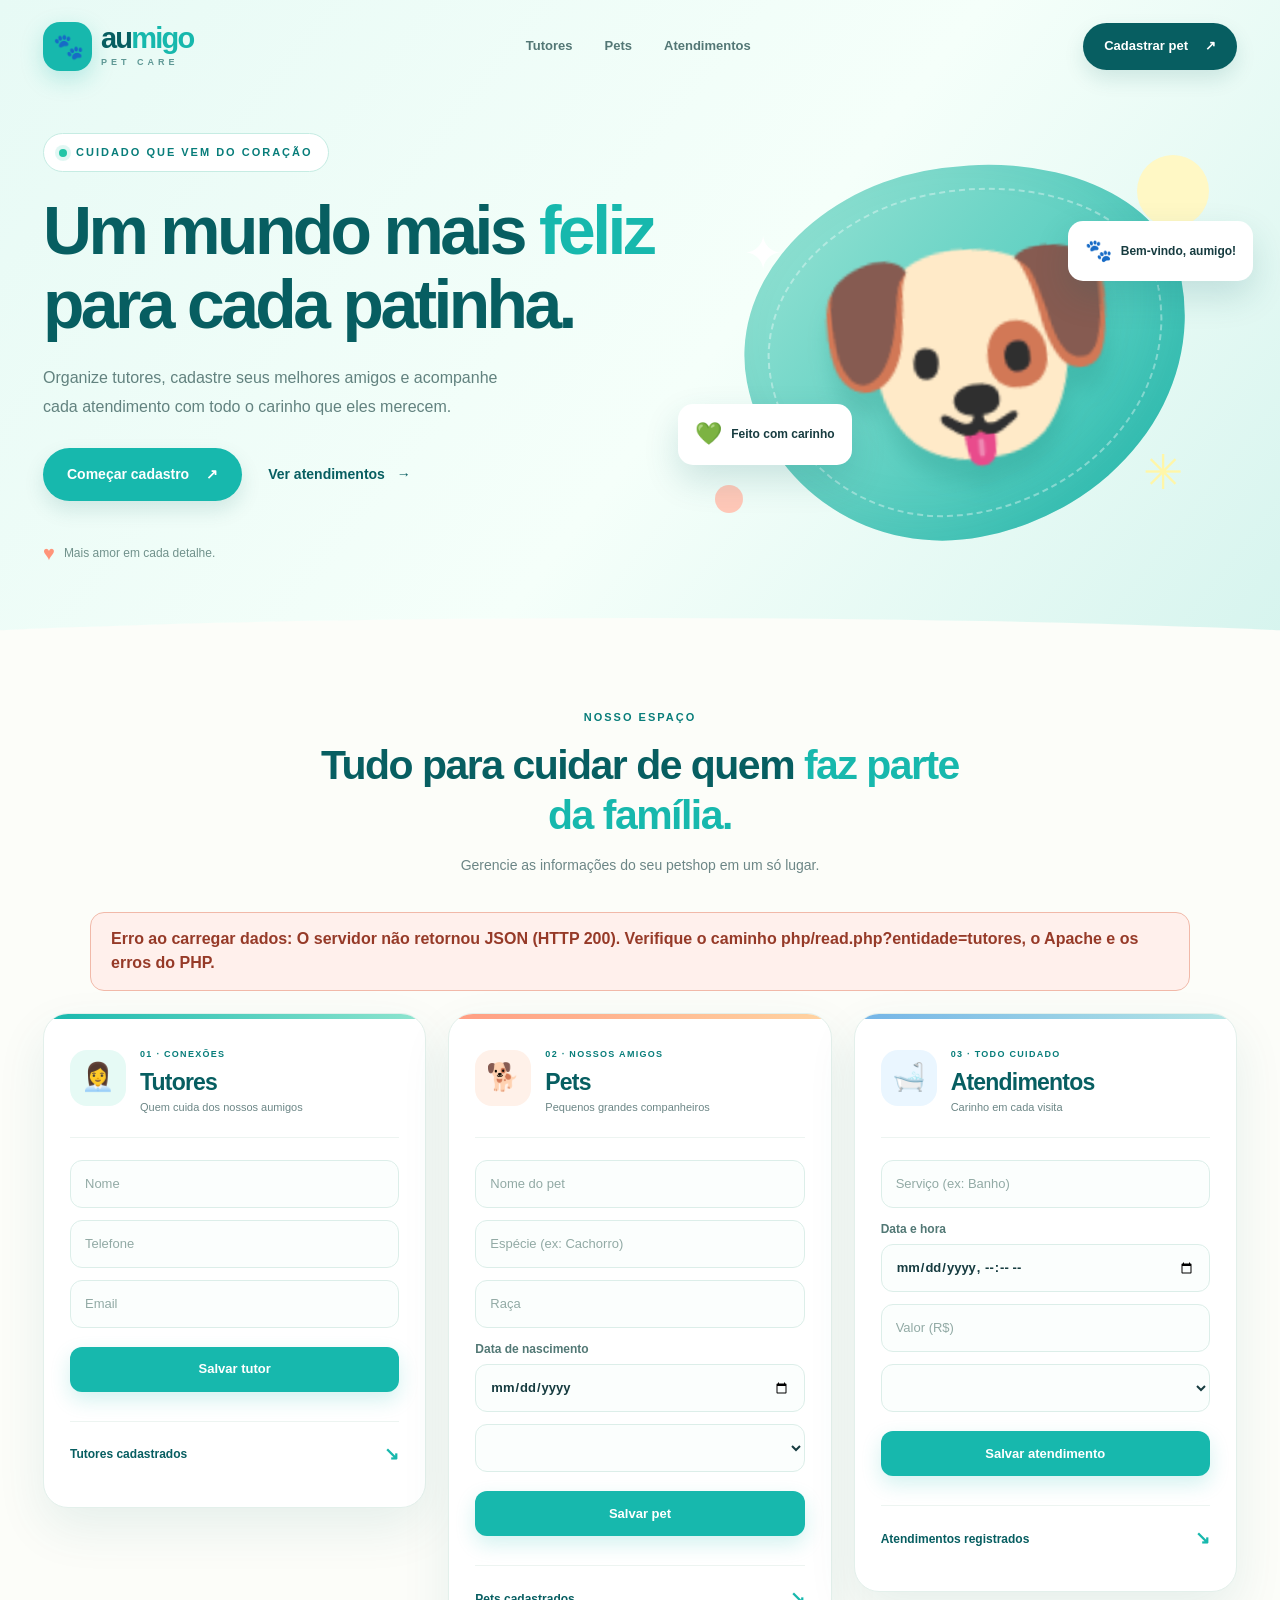
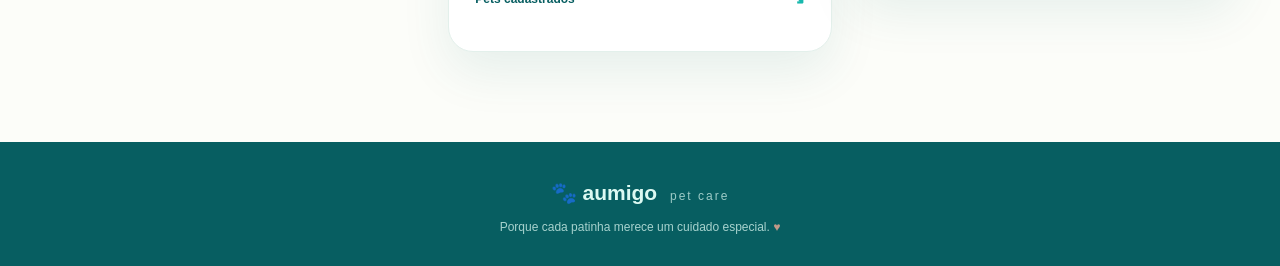
<file: index.html>
<!DOCTYPE html>
<html lang="pt-BR">
<head>
    <meta charset="UTF-8">
    <meta name="viewport" content="width=device-width, initial-scale=1.0">
    <title>Petshop</title>
    <link rel="stylesheet" href="css/style.css">
</head>
<body>
    <header class="site-header">
        <nav class="topbar" aria-label="Navegação principal">
            <a class="brand" href="#inicio"><span class="brand-icon">🐾</span><span>au<span class="brand-accent">migo</span><small>PET CARE</small></span></a>
            <div class="nav-links"><a href="#tutores">Tutores</a><a href="#pets">Pets</a><a href="#atendimentos">Atendimentos</a></div>
            <a class="nav-cta" href="#pets">Cadastrar pet <span aria-hidden="true">↗</span></a>
        </nav>
        <div class="hero" id="inicio">
            <div class="hero-copy">
                <span class="eyebrow"><span class="status-dot"></span> CUIDADO QUE VEM DO CORAÇÃO</span>
                <h1>Um mundo mais <em>feliz</em> para cada patinha.</h1>
                <p>Organize tutores, cadastre seus melhores amigos e acompanhe cada atendimento com todo o carinho que eles merecem.</p>
                <div class="hero-actions"><a class="hero-button" href="#pets">Começar cadastro <span>↗</span></a><a class="hero-link" href="#atendimentos">Ver atendimentos <span>→</span></a></div>
                <div class="hero-note"><span class="hero-note-icon">♥</span><span>Mais amor em cada detalhe.</span></div>
            </div>
            <div class="hero-art" aria-hidden="true">
                <div class="art-blob"></div><div class="art-circle art-circle-one"></div><div class="art-circle art-circle-two"></div>
                <div class="art-paw art-paw-one">✦</div><div class="art-paw art-paw-two">✳</div>
                <div class="pet-illustration">🐶</div>
                <div class="floating-tag floating-tag-one"><span>💚</span> Feito com carinho</div>
                <div class="floating-tag floating-tag-two"><span>🐾</span> Bem-vindo, aumigo!</div>
            </div>
        </div>
        <div class="hero-wave" aria-hidden="true"></div>
    </header>
    <div class="section-heading"><span class="section-kicker">NOSSO ESPAÇO</span><h2>Tudo para cuidar de quem <em>faz parte da família.</em></h2><p>Gerencie as informações do seu petshop em um só lugar.</p></div>
    <div id="status-sistema" class="status-sistema" role="status" aria-live="polite" hidden></div>
    <main>
        <!-- TUTORES -->
        <section class="cartao" id="tutores">
            <div class="card-heading"><span class="card-icon">👩‍💼</span><div><span class="card-kicker">01 · CONEXÕES</span><h2>Tutores</h2><p>Quem cuida dos nossos aumigos</p></div></div>
            <form id="form-tutor">
                <input type="hidden" id="tutor-id">
                <input type="text" id="tutor-nome" placeholder="Nome" required>
                <input type="text" id="tutor-telefone" placeholder="Telefone">
                <input type="email" id="tutor-email" placeholder="Email">
                <button type="submit">Salvar tutor</button>
                <button type="button" class="cancelar" id="cancelar-tutor" hidden>Cancelar edição</button>
            </form>
            <div class="list-heading">Tutores cadastrados <span>↘</span></div><ul id="lista-tutores"></ul>
        </section>

        <!-- PETS -->
        <section class="cartao" id="pets">
            <div class="card-heading"><span class="card-icon">🐕</span><div><span class="card-kicker">02 · NOSSOS AMIGOS</span><h2>Pets</h2><p>Pequenos grandes companheiros</p></div></div>
            <form id="form-pet">
                <input type="hidden" id="pet-id">
                <input type="text" id="pet-nome" placeholder="Nome do pet" required>
                <input type="text" id="pet-especie" placeholder="Espécie (ex: Cachorro)" required>
                <input type="text" id="pet-raca" placeholder="Raça">
                <label>Data de nascimento
                    <input type="date" id="pet-nascimento">
                </label>
                <select id="pet-tutor" required></select>
                <button type="submit">Salvar pet</button>
                <button type="button" class="cancelar" id="cancelar-pet" hidden>Cancelar edição</button>
            </form>
            <div class="list-heading">Pets cadastrados <span>↘</span></div><ul id="lista-pets"></ul>
        </section>

        <!-- ATENDIMENTOS -->
        <section class="cartao" id="atendimentos">
            <div class="card-heading"><span class="card-icon">🛁</span><div><span class="card-kicker">03 · TODO CUIDADO</span><h2>Atendimentos</h2><p>Carinho em cada visita</p></div></div>
            <form id="form-atendimento">
                <input type="hidden" id="atend-id">
                <input type="text" id="atend-servico" placeholder="Serviço (ex: Banho)" required>
                <label>Data e hora
                    <input type="datetime-local" id="atend-data" required>
                </label>
                <input type="number" id="atend-valor" placeholder="Valor (R$)" step="0.01" min="0" required>
                <select id="atend-pet" required></select>
                <button type="submit">Salvar atendimento</button>
                <button type="button" class="cancelar" id="cancelar-atendimento" hidden>Cancelar edição</button>
            </form>
            <div class="list-heading">Atendimentos registrados <span>↘</span></div><ul id="lista-atendimentos"></ul>
        </section>
    </main>

    <footer><div class="footer-brand">🐾 <strong>aumigo</strong> <span>pet care</span></div><p>Porque cada patinha merece um cuidado especial. <span>♥</span></p></footer>

    <!-- o script fica no final, para a página carregar antes -->
    <script src="js/script.js" defer></script>
</body>
</html>
</file>
<file: css/style.css>
/* AUMIGO PET CARE — Identidade verde-água | CSS, Flexbox e Media Queries */
:root{--aqua:#17b8ad;--aqua-deep:#087d7a;--aqua-dark:#075e61;--mint:#e6faf5;--cream:#fcfdf9;--ink:#173c40;--muted:#6c8686;--coral:#ff9479;--line:#dceee9;--shadow:0 20px 50px rgba(12,100,98,.09)}
*{box-sizing:border-box}html{scroll-behavior:smooth}body{margin:0;font-family:'Trebuchet MS',Arial,sans-serif;background:var(--cream);color:var(--ink);line-height:1.55}a{color:inherit;text-decoration:none}
.site-header{background:linear-gradient(128deg,#e7faf5 0%,#f5fffa 55%,#d6f4ee 100%);position:relative;overflow:hidden}.topbar{max-width:1250px;margin:auto;padding:22px 28px;display:flex;align-items:center;justify-content:space-between;gap:20px;position:relative;z-index:3}.brand{display:flex;align-items:center;gap:9px;font-size:29px;font-weight:900;letter-spacing:-1.8px;line-height:.85;color:var(--aqua-dark)}.brand-icon{display:grid;place-items:center;width:49px;height:49px;border-radius:17px;background:var(--aqua);font-size:25px;box-shadow:0 8px 22px #17b8ad40}.brand-accent{color:var(--aqua)}.brand small{display:block;font-size:9px;letter-spacing:4px;margin-top:8px;color:#5f9895}.nav-links{display:flex;gap:32px;font-weight:700;font-size:13px;color:#537775}.nav-links a:hover{color:var(--aqua-deep)}.nav-cta,.hero-button{background:var(--aqua-dark);color:#fff;border-radius:50px;padding:13px 21px;font-weight:800;font-size:13px;display:inline-flex;align-items:center;gap:17px;box-shadow:0 9px 20px #075e6122;transition:transform .2s,background .2s}.nav-cta:hover,.hero-button:hover{background:var(--aqua-deep);transform:translateY(-2px)}
.hero{max-width:1250px;margin:0 auto;min-height:520px;display:grid;grid-template-columns:1.1fr .9fr;align-items:center;padding:40px 28px 85px;position:relative;z-index:2}.hero-copy{max-width:610px}.eyebrow,.section-kicker,.card-kicker{font-size:11px;letter-spacing:2px;font-weight:900;color:var(--aqua-deep)}.eyebrow{display:inline-flex;align-items:center;gap:9px;background:white;border:1px solid #c6ece3;border-radius:40px;padding:10px 15px}.status-dot{width:8px;height:8px;border-radius:50%;background:#23c5a6;box-shadow:0 0 0 4px #23c5a622}.hero h1{font-size:clamp(40px,5.3vw,75px);letter-spacing:-3.6px;line-height:1.09;margin:22px 0;color:var(--aqua-dark);font-weight:900}.hero h1 em,.section-heading h2 em{color:var(--aqua);font-style:normal;position:relative}.hero-copy>p{max-width:490px;color:#62827f;font-size:16px;line-height:1.8;margin-bottom:26px}.hero-actions{display:flex;align-items:center;gap:26px;flex-wrap:wrap}.hero-button{padding:16px 24px;background:var(--aqua);font-size:14px}.hero-link{font-size:14px;font-weight:800;color:var(--aqua-dark)}.hero-link span{margin-left:8px}.hero-note{display:flex;align-items:center;gap:9px;color:#71928c;font-size:12px;margin-top:37px}.hero-note-icon{color:var(--coral);font-size:20px}
.hero-art{min-height:420px;position:relative;display:grid;place-items:center}.art-blob{position:absolute;width:83%;height:88%;border-radius:48% 52% 55% 45% / 47% 42% 58% 53%;background:linear-gradient(140deg,#9be4d5,#27bdb0);transform:rotate(-11deg);box-shadow:inset -20px -22px 50px #007b781b}.art-blob:after{content:'';position:absolute;inset:23px;border:2px dashed #ffffff5e;border-radius:inherit}.pet-illustration{font-size:clamp(165px,20vw,285px);filter:drop-shadow(0 22px 10px #086c5d2b);position:relative;z-index:1;transform:rotate(-5deg)}.art-circle{position:absolute;border-radius:50%;background:#fff8c5}.art-circle-one{width:72px;height:72px;top:14px;right:28px}.art-circle-two{width:28px;height:28px;bottom:48px;left:15px;background:#ffc8b8}.art-paw{position:absolute;font-size:48px;color:#fff;z-index:1}.art-paw-one{top:18%;left:8%}.art-paw-two{right:10%;bottom:12%;color:#fff6a8}.floating-tag{position:absolute;z-index:2;background:white;border-radius:15px;padding:13px 17px;font-size:12px;font-weight:900;box-shadow:0 15px 35px #075e6129;display:flex;align-items:center;gap:9px}.floating-tag span{font-size:22px}.floating-tag-one{left:-4%;bottom:23%}.floating-tag-two{right:-3%;top:19%}.hero-wave{height:55px;background:var(--cream);clip-path:ellipse(70% 75% at 50% 100%);margin-top:-50px;position:relative;z-index:1}
.section-heading{text-align:center;max-width:690px;margin:45px auto 35px;padding:0 20px}.section-heading h2{font-size:clamp(27px,3.2vw,41px);line-height:1.22;letter-spacing:-1.5px;margin:12px 0;color:var(--aqua-dark)}.section-heading p{color:var(--muted);font-size:14px}
main{max-width:1250px;margin:0 auto 90px;padding:0 28px;display:grid;grid-template-columns:repeat(3,minmax(0,1fr));gap:22px;align-items:start}.cartao{min-width:0;background:#fff;border:1px solid #e3f0eb;border-radius:25px;padding:26px;box-shadow:var(--shadow);transition:transform .2s,box-shadow .2s;position:relative;overflow:hidden}.cartao:before{content:'';height:5px;position:absolute;left:0;right:0;top:0;background:linear-gradient(90deg,var(--aqua),#8fe5cf)}.cartao:nth-child(2):before{background:linear-gradient(90deg,#ff9d83,#ffd4a2)}.cartao:nth-child(3):before{background:linear-gradient(90deg,#73b4e7,#b6e7e5)}.cartao:hover{transform:translateY(-4px);box-shadow:0 25px 55px #087d7a22}.card-heading{display:flex;align-items:center;gap:14px;padding-bottom:21px;border-bottom:1px solid #edf4f1;margin-bottom:22px}.card-icon{width:56px;height:56px;flex-shrink:0;display:grid;place-items:center;font-size:27px;background:var(--mint);border-radius:17px}.cartao:nth-child(2) .card-icon{background:#fff1e9}.cartao:nth-child(3) .card-icon{background:#eaf6ff}.card-kicker{font-size:9px;letter-spacing:1.3px}.card-heading h2{font-size:23px;line-height:1.2;letter-spacing:-.8px;margin:4px 0 2px;color:var(--aqua-dark)}.card-heading p{font-size:11px;color:var(--muted);margin:0}
form{display:flex;flex-direction:column;gap:12px}label{display:flex;flex-direction:column;gap:6px;font-size:12px;font-weight:800;color:#527875}input,select{width:100%;min-width:0;min-height:48px;border:1.5px solid var(--line);border-radius:12px;padding:12px 14px;font:inherit;font-size:13px;background:#fbfefd;color:var(--ink);outline:none;transition:border-color .2s,box-shadow .2s}input::placeholder{color:#92aaa5}input:focus,select:focus{border-color:var(--aqua);box-shadow:0 0 0 4px #17b8ad20}button{min-height:45px;border:0;border-radius:12px;padding:10px 15px;background:var(--aqua);color:#fff;font:inherit;font-weight:900;font-size:13px;cursor:pointer;transition:background .2s,transform .2s}button:hover{background:var(--aqua-deep);transform:translateY(-1px)}button:focus-visible,a:focus-visible{outline:3px solid var(--coral);outline-offset:3px}form button[type=submit]{margin-top:7px;box-shadow:0 8px 20px #17b8ad30}.cancelar{background:#7b9995}.cancelar:hover{background:#587a76}.list-heading{display:flex;justify-content:space-between;align-items:center;margin:29px 0 12px;padding-top:19px;border-top:1px solid #edf4f1;font-size:12px;font-weight:900;color:var(--aqua-dark)}.list-heading span{color:var(--aqua);font-size:18px}ul{list-style:none;padding:0;margin:0}li{overflow-wrap:anywhere;padding:15px;margin:0 0 10px;background:#f2fbf8;border:1px solid #dceee8;border-radius:13px;font-size:12px;color:#3e6865}.acoes{display:flex;gap:7px;flex-wrap:wrap;margin-top:12px}.acoes button{min-height:35px;flex:1 1 auto;padding:7px;font-size:11px}.acoes button:first-child{background:var(--aqua-dark)}.acoes button:first-child:hover{background:var(--aqua-deep)}[hidden]{display:none!important}
footer{background:#075e61;color:#dcf9f2;text-align:center;padding:35px 20px 30px}.footer-brand{font-size:21px}.footer-brand span{font-size:12px;letter-spacing:2px;opacity:.7;margin-left:7px}footer p{font-size:12px;opacity:.75;margin:8px 0 0}footer p span{color:#ffad95}
@media(max-width:1100px){.nav-links{gap:15px}main{grid-template-columns:repeat(2,minmax(0,1fr))}.cartao:last-child{grid-column:1/-1}.hero{min-height:460px}.floating-tag-one{left:0}.floating-tag-two{right:0}}
@media(max-width:720px){.topbar{padding:18px}.nav-links{display:none}.nav-cta{padding:10px 13px;font-size:11px}.brand{font-size:24px}.brand-icon{width:42px;height:42px}.hero{grid-template-columns:1fr;text-align:center;padding:34px 20px 65px;gap:0}.hero-copy{margin:auto}.hero h1{letter-spacing:-2px}.hero-copy>p{margin-left:auto;margin-right:auto}.hero-actions{justify-content:center}.hero-note{justify-content:center;margin-top:20px}.hero-art{min-height:310px;max-width:400px;width:100%;margin:15px auto 0}.pet-illustration{font-size:190px}.floating-tag{font-size:10px;padding:9px}.floating-tag span{font-size:17px}.section-heading{margin-top:30px}main{grid-template-columns:1fr;max-width:560px;padding:0 17px;gap:17px}.cartao:last-child{grid-column:auto}.cartao{padding:22px}.hero-wave{height:35px}}
@media(prefers-reduced-motion:reduce){*,*:before,*:after{scroll-behavior:auto!important;transition:none!important}}

/* Mensagens de conexão com o servidor PHP */
.status-sistema { max-width: 1100px; margin: 12px auto 22px; padding: 14px 20px; border-radius: 14px; font-weight: 600; }
.status-ok { background: #e4f7ee; color: #08664f; border: 1px solid #a5dfc5; }
.status-erro { background: #fff0ec; color: #963a28; border: 1px solid #f1b9a9; }
.status-sistema[hidden] { display: none; }
</file>
